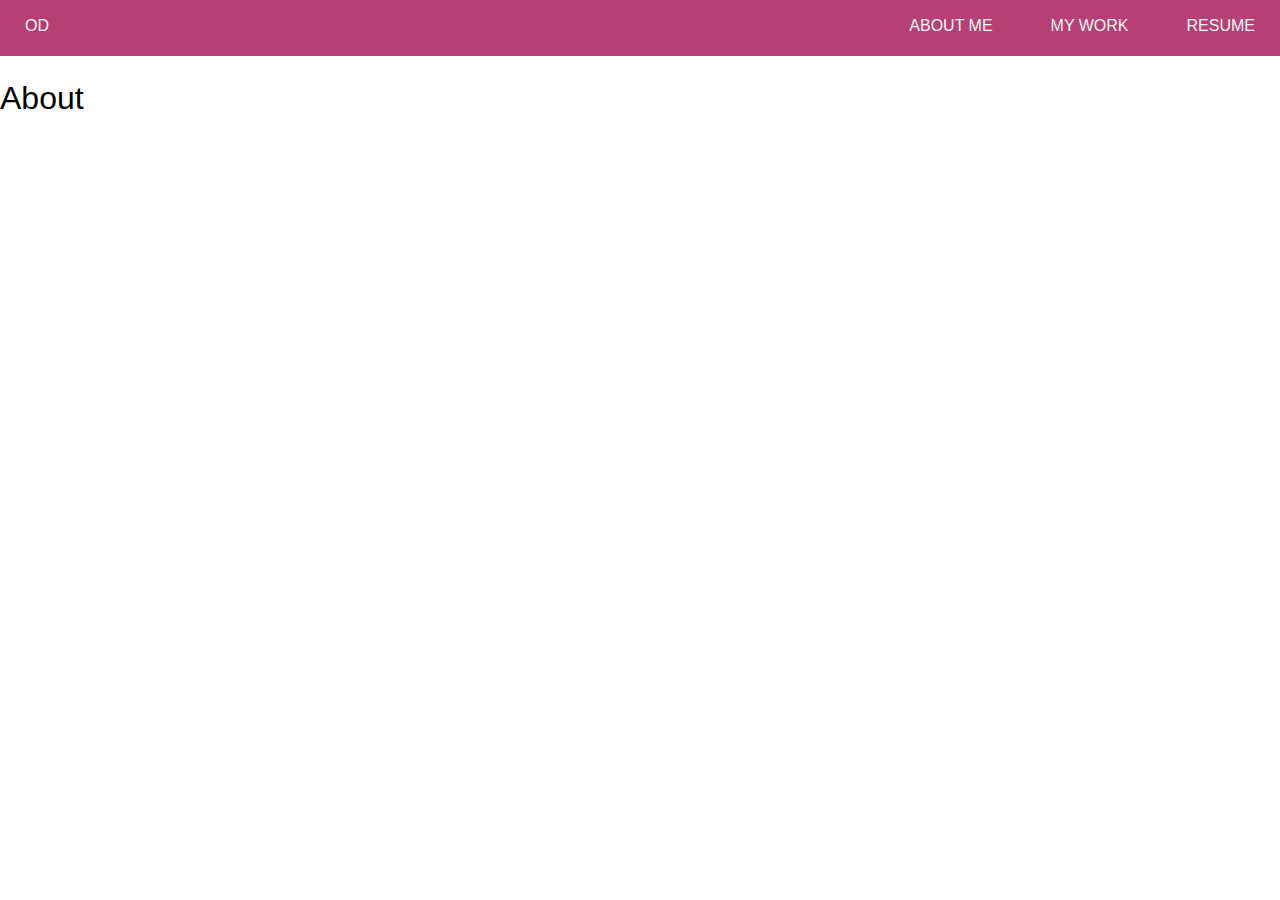
<file: pages/About.html>
<!DOCTYPE html>
<html lang="en">
<head>
    <meta charset="UTF-8">
    <title>Title</title>
    <link rel="stylesheet" href="../style.css">

</head>
<body>
    <my-nav></my-nav>

    <main class="about">
        <h1 class="title">About</h1>
    </main>

    <script src="../js/nav.js"></script>
</body>
</html>
</file>
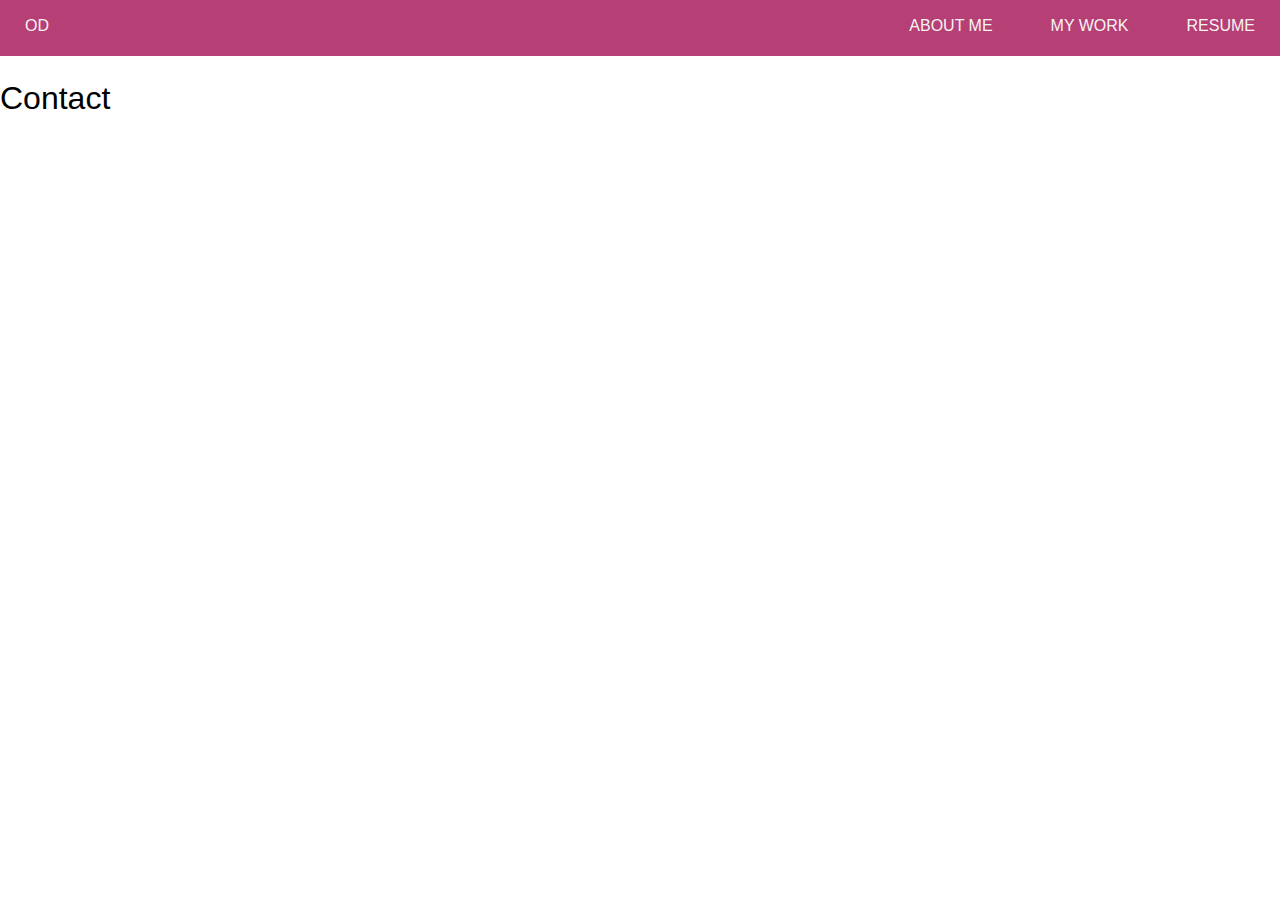
<file: pages/Contact.html>
<!DOCTYPE html>
<html lang="en">
<head>
    <meta charset="UTF-8">
    <title>Title</title>
    <link rel="stylesheet" href="../style.css">

</head>
<body>
    <my-nav></my-nav>

    <main class="contact">
        <h1 class="title">Contact</h1>
    </main>

    <script src="../js/nav.js"></script>
</body>
</html>
</file>
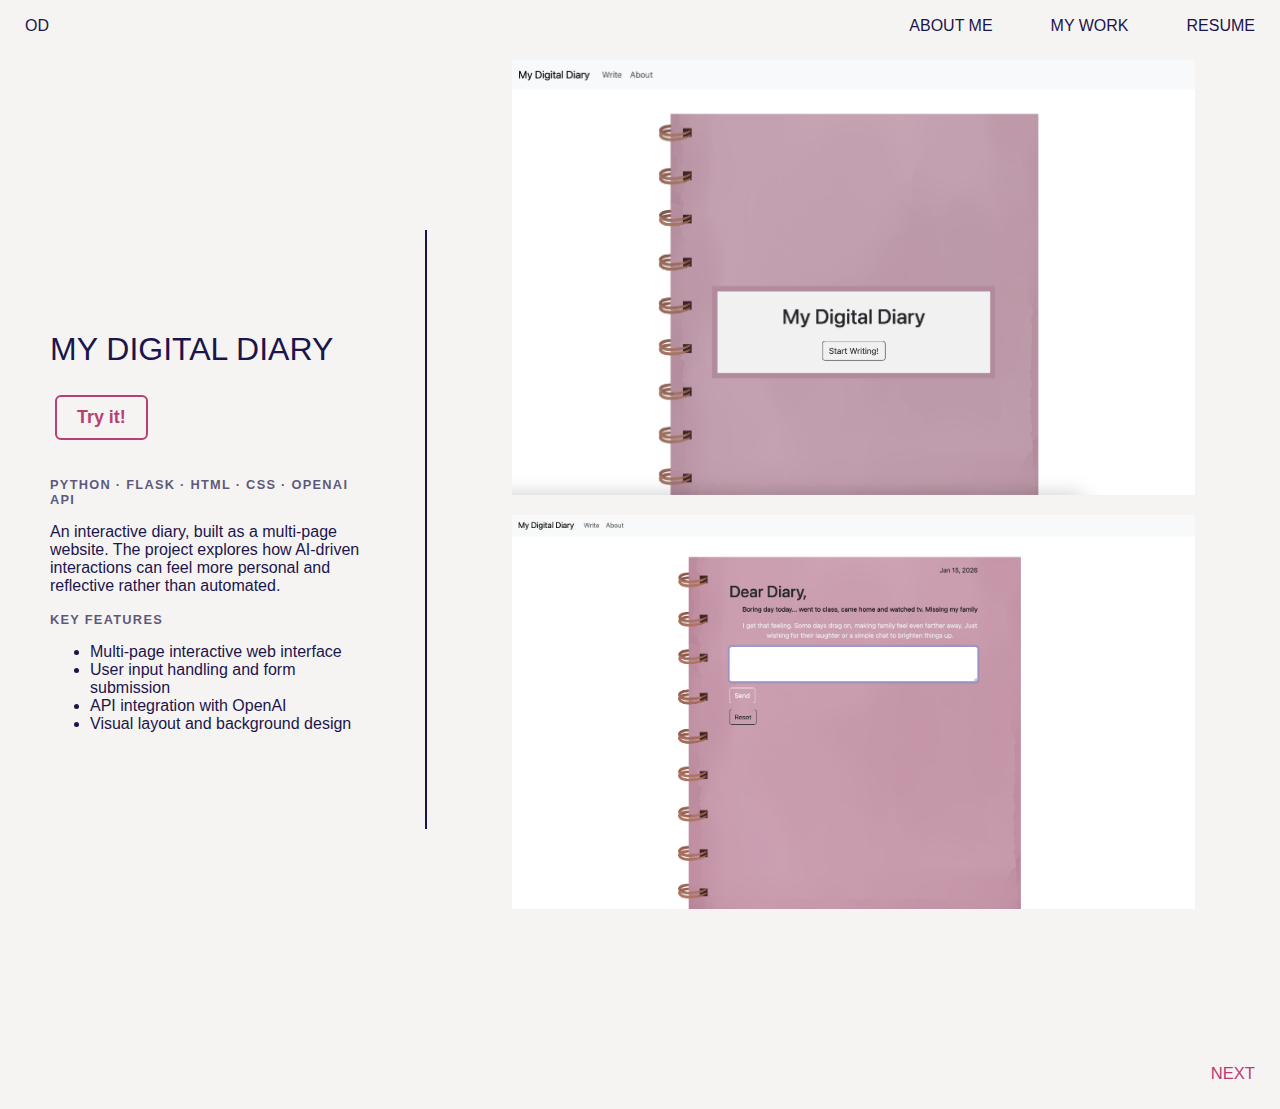
<file: pages/selectedWork3.html>
<!DOCTYPE html>
<html lang="en">
<head>
    <meta charset="UTF-8">
    <title>My Digital Diary</title>
    <link rel="stylesheet" href="../style.css">

</head>
<body class="work-pages">
    <my-nav></my-nav>

    <main class="selected-work-3">
        <div class="work-page-container">
            <div class="work-page-text" >
                <h1>MY DIGITAL DIARY</h1>
                <a href="https://mydigitaldiary-6bmk.onrender.com" target="_blank">Try it!</a>
                <p class="tools">Python · Flask · HTML · CSS · OpenAI API</p>
                <p>An interactive diary, built as a multi-page website. The project explores how AI-driven interactions can feel more personal and reflective rather than automated.</p>
            <div class="key-features">
                <h4>Key Features</h4>
                <ul>
                    <li>Multi-page interactive web interface</li>
                    <li>User input handling and form submission</li>
                    <li>API integration with OpenAI</li>
                    <li>Visual layout and background design</li>
                </ul>
                </div>
            </div>
            <div class="work-page3-images">
                <img src="../images/myWork/digitalDiary1.png" alt="Screenshot of My Digital Diary starting page">
                <img src="../images/myWork/digitalDiary2.png" alt="Screenshot of My Digital Diary writing page">
            </div>
        </div>
        <div class="work-nav">    
            <a></a>
            <a href="selectedWork2.html" class="next">NEXT</a>
        </div>
    </main>

    <script src="../js/nav.js"></script>
</body>
</html>
</file>
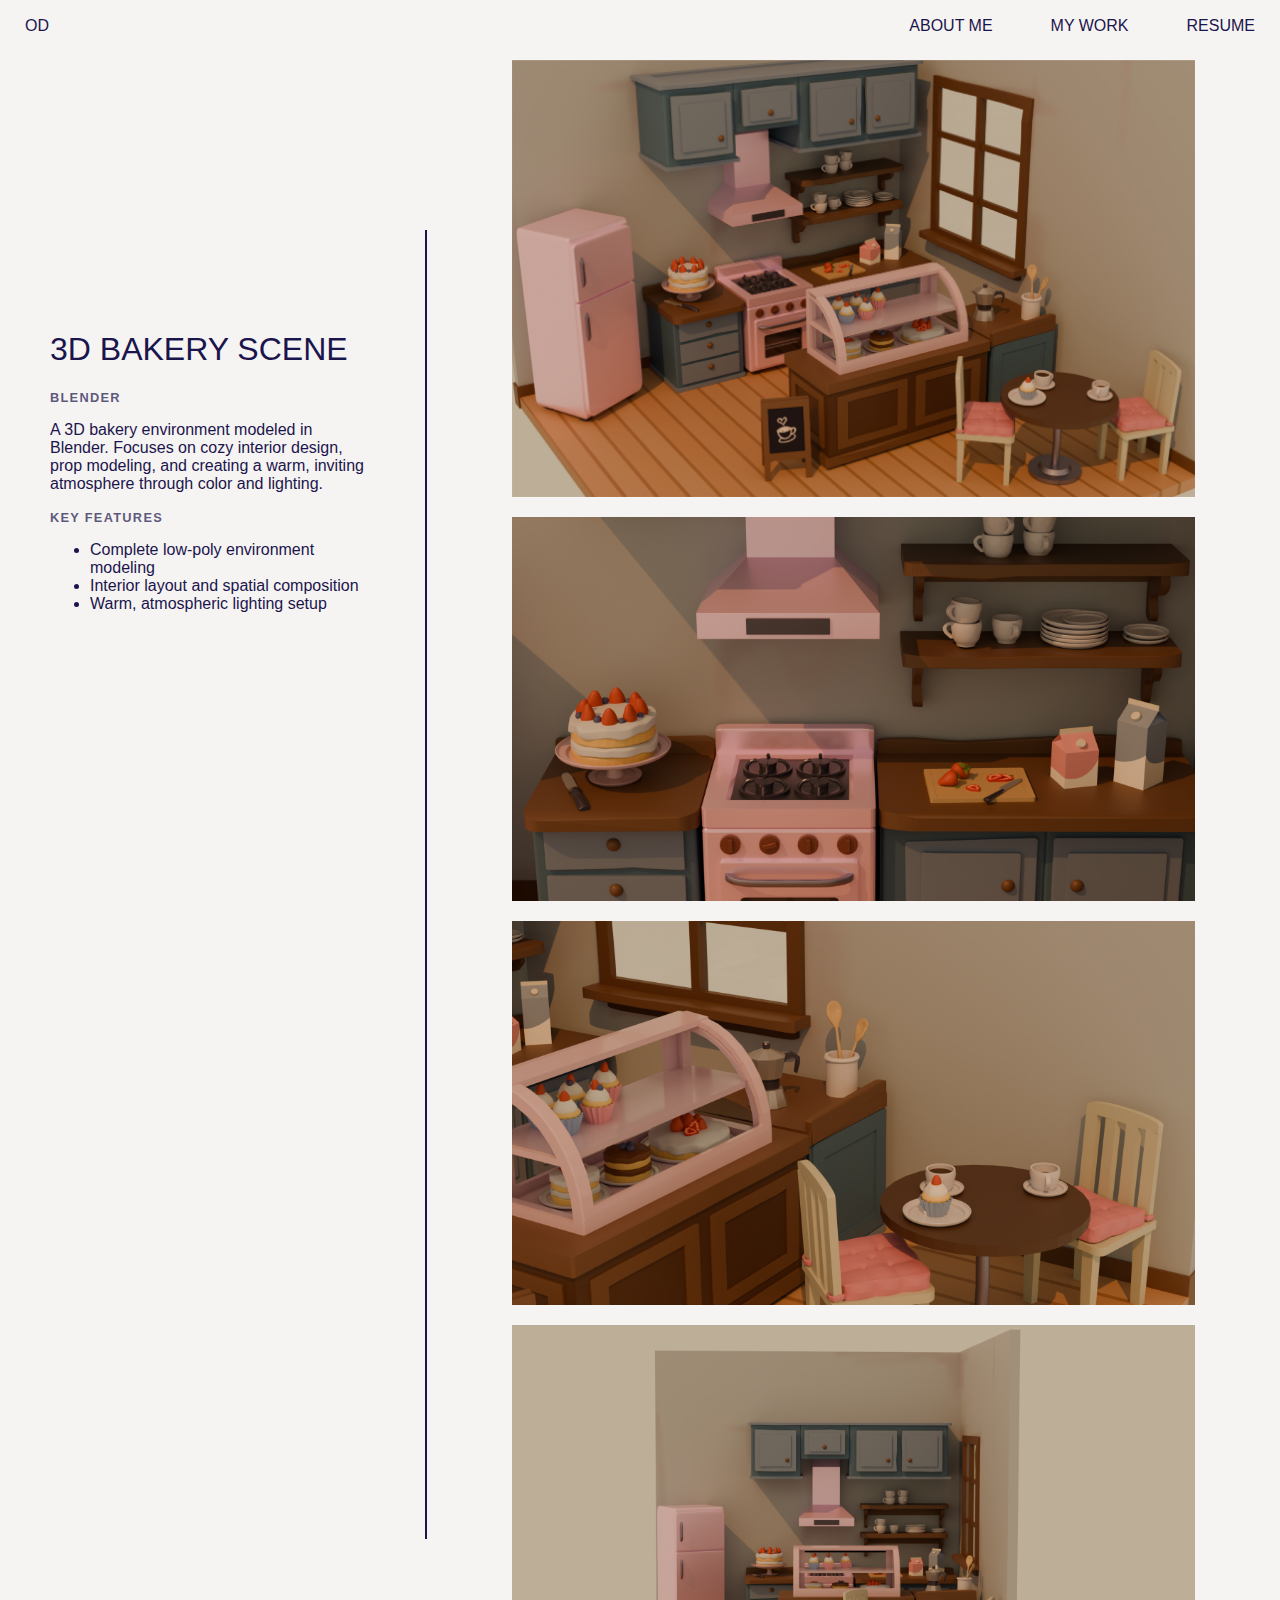
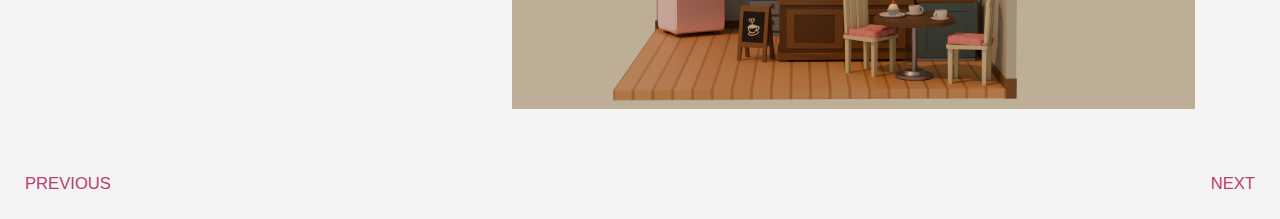
<file: pages/selectedWork4.html>
<!DOCTYPE html>
<html lang="en">
<head>
    <meta charset="UTF-8">
    <title>Bakery Scene</title>
    <link rel="stylesheet" href="../style.css">

</head>
<body class="work-pages">
    <my-nav></my-nav>

    <main class="selected-work-4">
        <div class="work-page-container">
            <div class="work-page-text" >
                <h1>3D BAKERY SCENE</h1>
                <p class="tools">Blender</p>
                <p>A 3D bakery environment modeled in Blender. Focuses on cozy interior design, prop modeling, and creating a warm, inviting atmosphere through color and lighting.</p>
            <div class="key-features">
                <h4>Key Features</h4>
                <ul>
                    <li>Complete low-poly environment modeling</li>
                    <li>Interior layout and spatial composition</li>
                    <li>Warm, atmospheric lighting setup</li>
                </ul>
                </div>
            </div>
            <div class="work-page3-images">
                <img src="../images/myWork/blend1.png" alt="3D Bakery Scene rendered in Blender">
                <img src="../images/myWork/blend2.png" alt="3D Bakery Scene closeup 1">
                <img src="../images/myWork/blend3.png" alt="3D Bakery Scene closeup 2">
                <img src="../images/myWork/blend4.png" alt="3D Bakery Scene side view">
            </div>
        </div>
        <div class="work-nav">    
            <a href="selectedWork7.html" class="prev">PREVIOUS</a>
            <a href="selectedWork5.html" class="next">NEXT</a>
        </div>
    </main>

    <script src="../js/nav.js"></script>
</body>
</html>
</file>
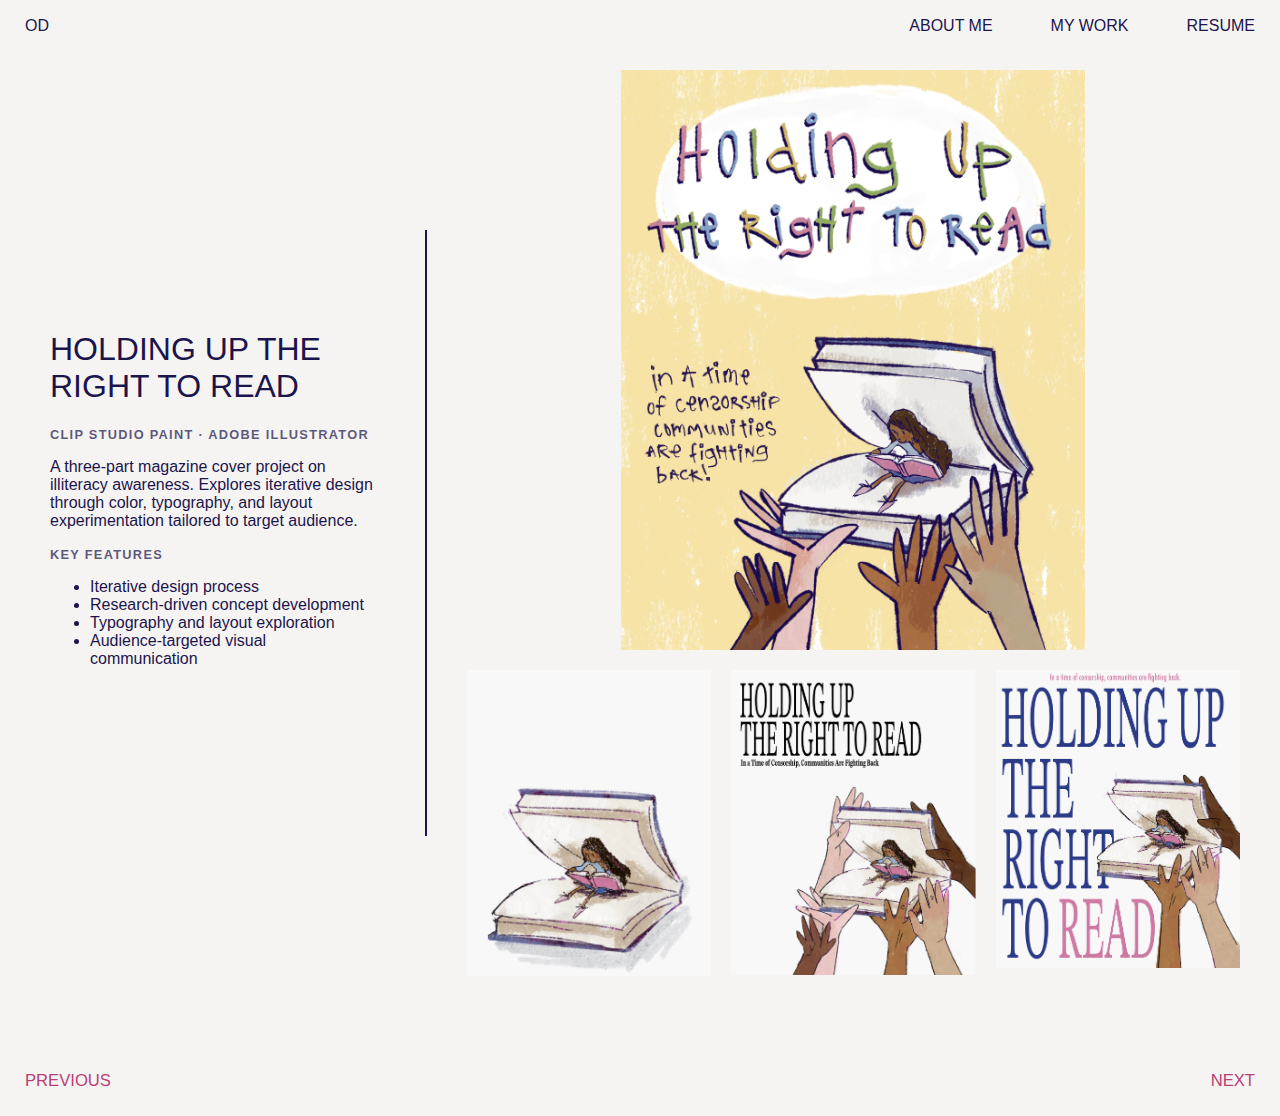
<file: pages/selectedWork5.html>
<!DOCTYPE html>
<html lang="en">
<head>
    <meta charset="UTF-8">
    <title>Magazine Cover</title>
    <link rel="stylesheet" href="../style.css">

</head>
<body class="work-pages">
    <my-nav></my-nav>

    <main class="selected-work-5">
        <div class="work-page-container">
            <div class="work-page-text" >
                <h1>HOLDING UP THE RIGHT TO READ</h1>
                <p class="tools">Clip Studio Paint · Adobe Illustrator</p>
                <p>A three-part magazine cover project on illiteracy awareness. Explores iterative design through color, typography, and layout experimentation tailored to target audience.</p>
                <div class="key-features">
                    <h4>Key Features</h4>
                    <ul>
                        <li>Iterative design process</li>
                        <li>Research-driven concept development</li>
                        <li>Typography and layout exploration</li>
                        <li>Audience-targeted visual communication</li>
                    </ul>
                    </div>
            </div>
            <div class="work-page5-images">
                <img id="mag4" src="../images/myWork/magazineCover.png" alt="Magazine cover design about illiteracy">
                <img id="mag1" src="../images/myWork/magazine1.png" alt="Magazine cover, first draft">
                <img id="mag2" src="../images/myWork/magazine2.png" alt="Magazine cover, second draft with text">
                <img id="mag3" src="../images/myWork/magazine3.png" alt="Magazine cover, third draft with colored text">
            </div>
        </div>
        <div class="work-nav">    
            <a href="selectedWork4.html" class="prev">PREVIOUS</a>
            <a href="selectedWork6.html" class="next">NEXT</a>
        </div>
    </main>

    <script src="../js/nav.js"></script>
</body>
</html>
</file>
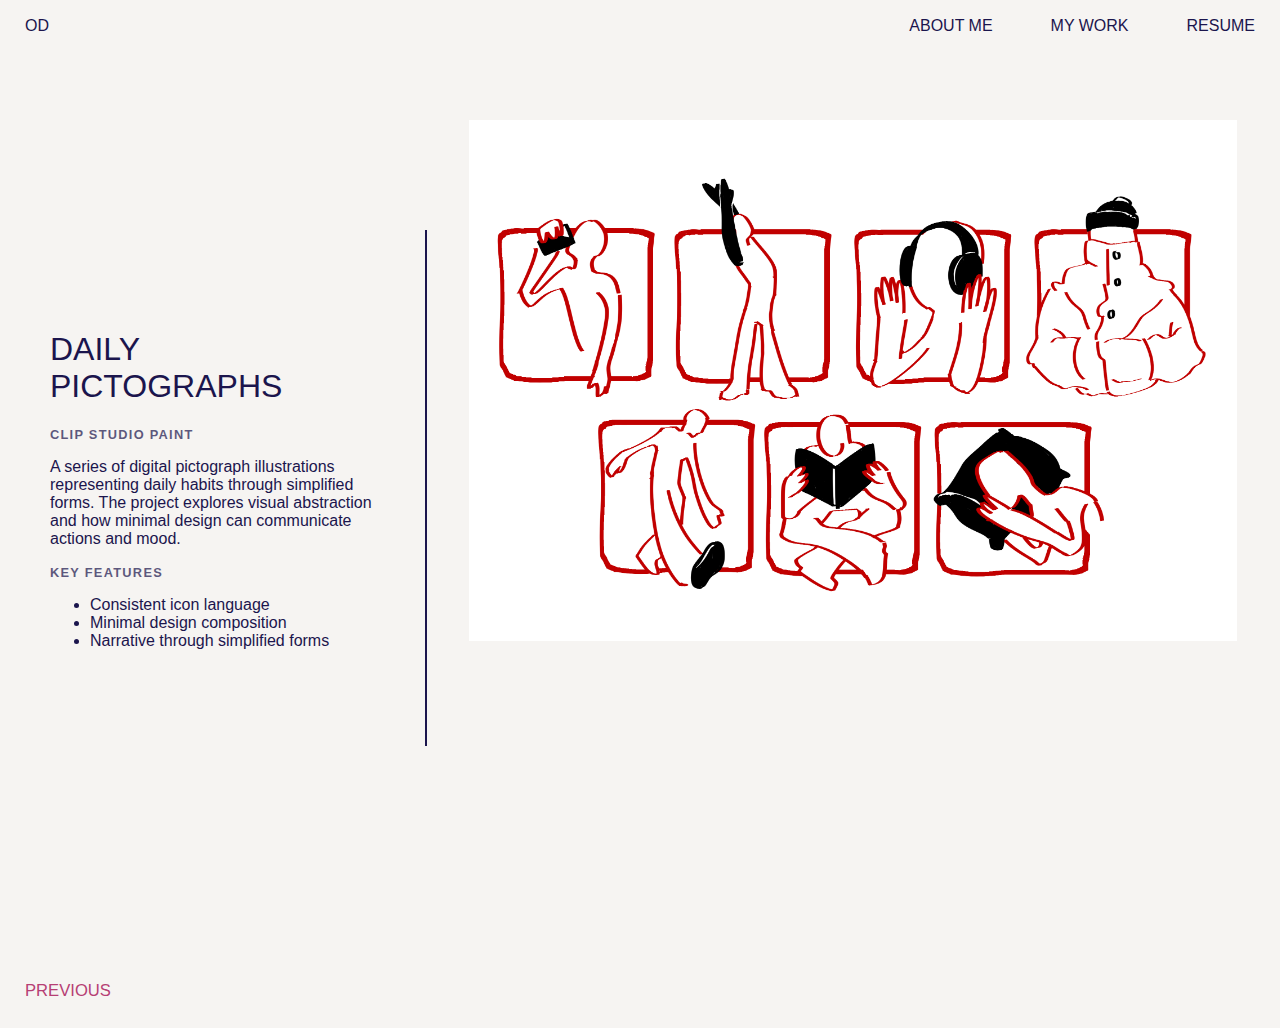
<file: pages/selectedWork6.html>
<!DOCTYPE html>
<html lang="en">
<head>
    <meta charset="UTF-8">
    <title>Pictographs</title>
    <link rel="stylesheet" href="../style.css">

</head>
<body class="work-pages">
    <my-nav></my-nav>

    <main class="selected-work-6">
        <div class="work-page-container">
            <div class="work-page-text" >
                <h1>DAILY PICTOGRAPHS</h1>
                <p class="tools">Clip Studio Paint</p>
                <p>A series of digital pictograph illustrations representing daily habits through simplified forms. The project explores visual abstraction and how minimal design can communicate actions and mood.</p>
                <div class="key-features">
                    <h4>Key Features</h4>
                    <ul>
                        <li>Consistent icon language</li>
                        <li>Minimal design composition</li>
                        <li>Narrative through simplified forms</li>
                    </ul>
                </div>
            </div>
            <div class="work-page6-images">
                <img src="../images/myWork/pictographs.png" alt="Set of pictograph illustrations showing daily activities">
            </div>
        </div>
        <div class="work-nav">    
            <a href="selectedWork5.html" class="prev">PREVIOUS</a>
            <p class="next"></p>
        </div>
    </main>

    <script src="../js/nav.js"></script>
</body>
</html>
</file>
<file: style.css>
html { 
    scroll-behavior: smooth;
    scroll-padding-top: 150px; 
}

body {
    font-family: "Avenir", Helvetica, sans-serif;
    margin: 0;
}

body#home-page {
    background-color: #b63f75; 
    color: #f6f4f2;
}

body.work-pages {
    background-color: #f6f4f2;
    color: #b63f75;
}

h1, h3 {
    font-weight: normal;
}

a { 
    color:#f6f4f2;
    font: Geneva;
    font-size: 1.3vw;
    margin: 5px;
 }

/*Horizontal line for contact section*/
hr { 
    border-top: 1px solid #f6f4f2; 
}

/*---- NAVBAR ----*/
.top-bar {
    position: fixed;
    top: 0;
    left: 0;
    width: 100%;
    z-index: 1000;
    background-color: #b63f75;
    padding-bottom: 4px;
}

.top-bar a {
    font-size: 1rem;
    color: #f6f4f2;
    text-decoration: none;
}

.light-nav {
    background-color: #f6f4f2;
}

.light-nav a{
    color: #1B154D;
}

.nav-inner {
    display: flex;
    align-items: center;
    padding: 12px 20px;
}

.nav-right {
    margin-left: auto;
    display: flex;
    gap: 48px
}

/*---- HOME SECTION ----*/
.home {
    min-height: 100vh;
    padding-top: 5px;
    position: relative;
    overflow-x: hidden;
}

.title {
    display: block;
    margin: 80px auto 0;
    position: relative;
    z-index: 2;
}

.header-image {
    width: 100vw;
    height: auto;
    display: block;
    margin-top: -17.1%; /* Controls header text and image overlap */
    position: relative;
    z-index: 1;
}

/*---- ABOUT SECTION ----*/
.about-section {
    display: grid; 
    grid-template-columns: 1fr 1fr;
    margin: 130px 0;
    padding: 20px 50px;
    align-items: center;
}

.about-content {
    text-align: center;
}

.about-title {
    width: 70%;
}

.about-content p {
    padding: 10px 70px
}

/*---- CONTACT SECTION ----*/
.contact-section {
    display: flex;
    justify-content: flex-end;
    padding: 0 40px;
    margin-bottom: 40px;
}

.contact-content {
    text-align: right;
}

.contact-item {
    display: flex;
    align-items: center;
    gap: 3px;
    justify-content: flex-end;
}

.logo {
    width: 15px;
    height: 14px;
}

/*---- MY WORK PAGE ----*/
.work-titles {
    font-size: 3vw;
    margin-top: 100px;
    text-align: center;
    color: #1B154D;
    margin-bottom: 0;
}

.work-container {
    display: grid;
    grid-template-columns: 1fr 1fr;
    gap: 20px 0;
    padding: 10px 60px;
    margin: 0 auto; /* Centers the container */
}

/* To keep work titles centered over each image */
.work-item {
    position: relative;
    display: block;
}

.work-item img {
    width: 85%;
    margin: 0 auto;
    display: block;
    transition: filter 0.3s;
}

/* Darkens image on hover */
.work-item:hover img{
    filter: brightness(0.6);
}

#mag-cover img {
    width: 50%;
}

#color-exp img {
    width: 95%;
}

.work-item-title {
    position: absolute;
    color: #f6f4f2;
    font-size: 2vw;
    opacity: 0;
    top: 50%;
    left: 50%;
    transform: translate(-50%, -50%); /* Centers text */
    text-align: center;
    transition: opacity 0.3s;
}

.work-item:hover .work-item-title {
    opacity: 1;
}


/*---- INDIVIDUAL WORK PAGES ----*/
.work-page-container {
    display: grid;
    grid-template-columns: 1fr 2fr;
    margin-top: 50px;
}

.work-page-text {
    margin: 180px 0;
    padding: 80px 50px;
    border-right: 2px solid #1B154D;
    color: #1B154D;
}

/* Link buttons */
.work-page-text a{
    display: inline-block;
    font-size: 1.4vw;
    font-weight: 600;
    color: #b63f75;
    text-decoration: none;
    padding: 10px 20px;
    border: 2px solid #b63f75;
    border-radius: 6px;
    margin-bottom: 1.5rem;
    transition: all 0.2s ease;
}

/* Hover effect */
.work-page-text a:hover {
    background-color: #b63f75;
    color: white;
}

/* Key features heading and tools */
.key-features h4, .tools{
    font-size: 1vw;
    letter-spacing: 0.1em;
    text-transform: uppercase;
    opacity: 0.7;
    margin-bottom: 0.8rem;
    font-weight: 600;

}

#small-link { font-size: 1.5vw; }

.work-page-images img {
    display: block;
    margin: auto;
    width: 80%;
}

/* Bake game images and video layout */
.work-page1-images {
    display: grid;
    grid-template-columns: 1fr 1fr;
    gap: 10px 20px;
    padding: 60px 40px;
}

.work-page1-images img { width: 100%; }

.work-page1-images video {
    display: block;
    margin: auto;
    width: 80%;
    grid-column: 1 / -1;
}

#bakegame4 {
    margin-top: 10px;
    grid-column: 1 / 3; /* Spans both columns */
}

/* Finn's World images and video layout */
.work-page2-images {
    display: grid;
    grid-template-columns: 1fr;
    gap: 10px 20px;
    padding: 60px 40px;
    justify-items: center;
}

#finngame { width: 80%; }

.work-page2-images video {
    width: 80%;
    grid-column: 1 / -1;
}

/* Diary images layout */
.work-page3-images img {
    display: block;
    margin: auto;
    width: 80%;
    padding: 10px 0;
}

/* 3D Scene images layout */
.work-page4-images {
    display: grid;
    gap: 20px;
    justify-items: center;
}

.work-page4-images img {
    width: 70%;
}

/* Magazine images layout */
.work-page5-images {
    display: grid;
    gap: 20px;
    padding: 20px 40px 40px;
    justify-items: center;
}

.work-page5-images img {
    width: 100%;
}

#mag4 {
    width: 60%;
    grid-column: 1 / 4;
}

/* Pictograph image layout */
.work-page6-images {
    margin-top: 70px;
    display: grid;
    justify-items: center;
}

.work-page6-images img {
    width: 90%;
}

/*---- WORK PAGE NAVIGATION ----*/
.work-nav {
    display: flex; 
    justify-content: space-between;
    width: 100%;
    margin-top: 30px;
}

.next, .prev {
    color: #b63f75;
    text-decoration: none;
    padding: 20px;
}
</file>
